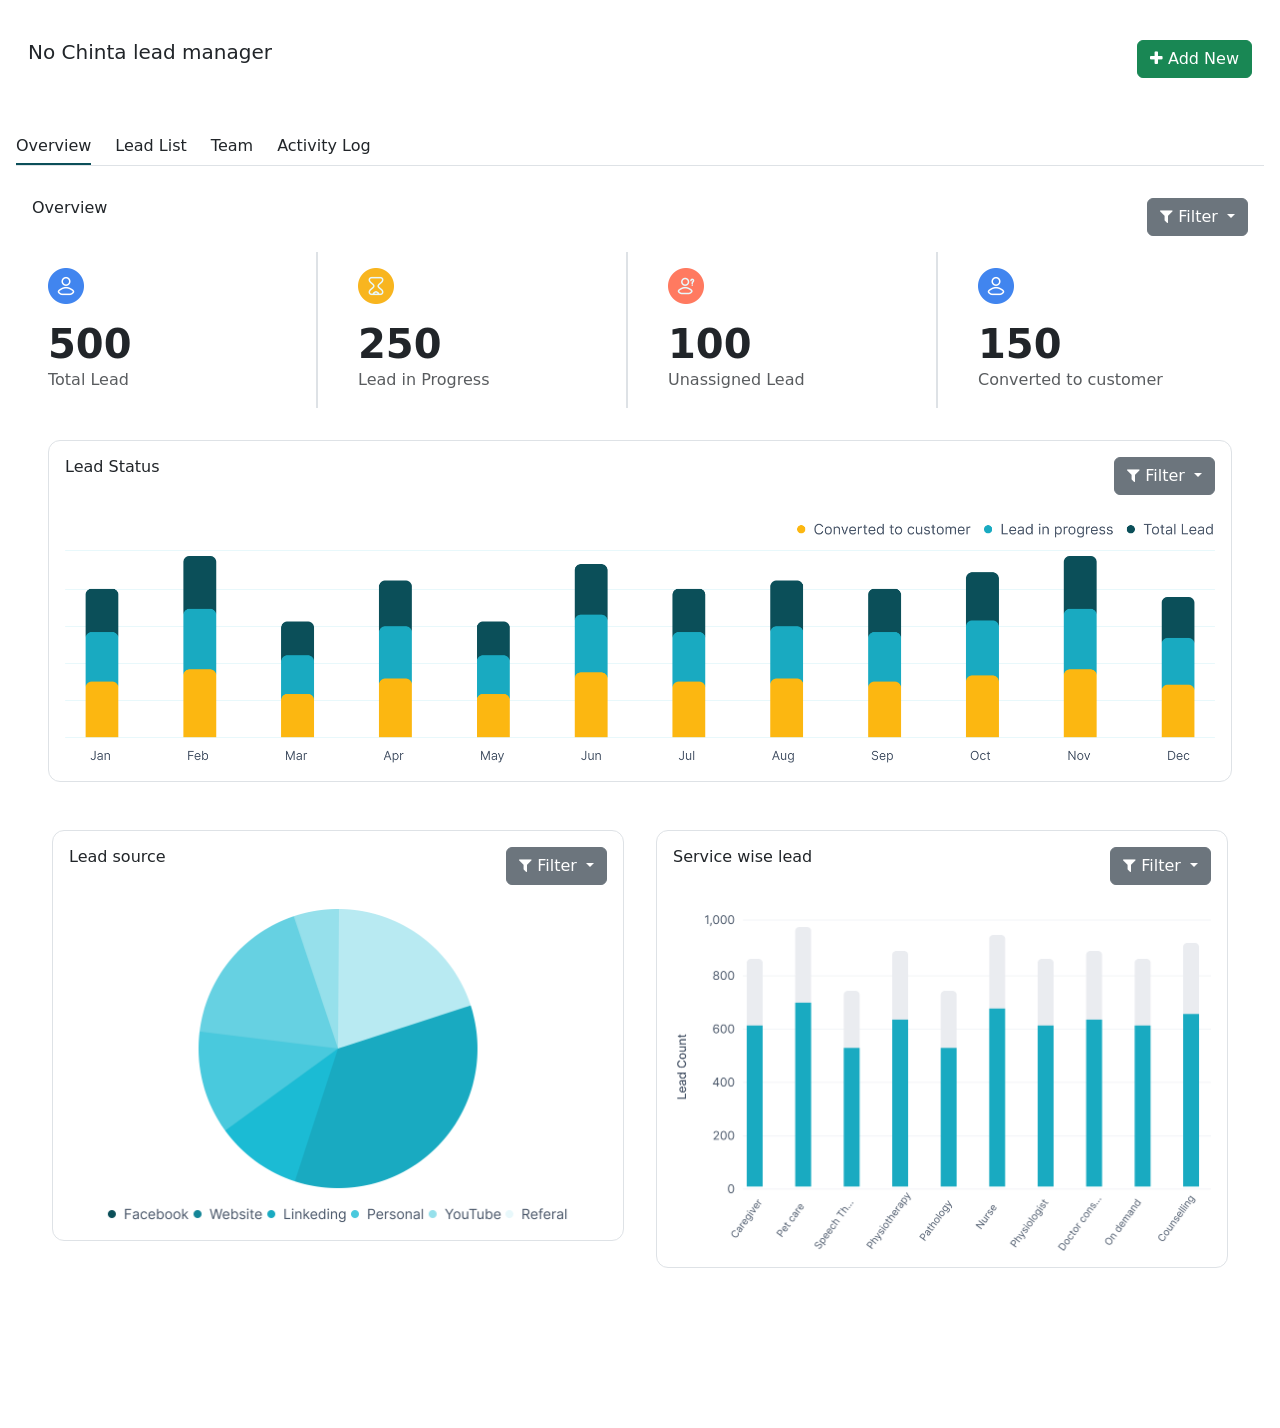
<file: index.html>
<!DOCTYPE html>
<html lang="en">

<head>
  <meta charset="utf-8" />
  <meta name="viewport" content="width=device-width, initial-scale=1" />


    <link rel="stylesheet" href="https://cdnjs.cloudflare.com/ajax/libs/font-awesome/4.7.0/css/font-awesome.css" integrity="sha512-5A8nwdMOWrSz20fDsjczgUidUBR8liPYU+WymTZP1lmY9G6Oc7HlZv156XqnsgNUzTyMefFTcsFH/tnJE/+xBg==" crossorigin="anonymous" referrerpolicy="no-referrer" />

    
    <link href="https://cdn.jsdelivr.net/npm/bootstrap@5.3.3/dist/css/bootstrap.min.css" rel="stylesheet" integrity="sha384-QWTKZyjpPEjISv5WaRU9OFeRpok6YctnYmDr5pNlyT2bRjXh0JMhjY6hW+ALEwIH" crossorigin="anonymous">

  <link rel="stylesheet" href="style.css" />
  <title>No Chinta Lead Management System</title>
</head>

<body>
  <!-- start header section -->
  <section class="container-fluid my-4">
    <div class="p-3">
      <div class="row">
        <div class="col-md-9">
          <h5 class="m-0">No Chinta lead manager</h5>
        </div>
        <div class="col-md-3">
          <div class="d-flex flex-row justify-content-end gap-2">
            <button type="button" class="btn btn-success" data-bs-toggle="modal" data-bs-target="#staticBackdrop">
              <i class="fa fa-plus"></i>
              Add New
            </button>
          </div>
        </div>
      </div>
    </div>

    <div class="modal fade" id="staticBackdrop" data-bs-backdrop="static" data-bs-keyboard="false" tabindex="-1"
      aria-labelledby="staticBackdropLabel" aria-hidden="true">
      <div class="modal-dialog modal-dialog-centered modal-lg">
        <div class="modal-content">
          <div class="modal-header">
            <h5 class="modal-title" id="staticBackdropLabel">Add new lead</h5>
            <button type="button" class="btn-close" data-bs-dismiss="modal" aria-label="Close"></button>
          </div>
          <div class="modal-body">
            <!-- name and phone number  -->
            <div class="row">
              <div class="col-md-6">
                <div class="mb-3">
                  <label for="leadName" class="form-label">Name</label>
                  <input type="text" name="leadName" id="leadName" class="form-control" placeholder="Enter lead name" />
                </div>
              </div>
              <div class="col-md-6">
                <div class="mb-3">
                  <label for="phone" class="form-label">Phone Number</label>
                  <input type="text" name="phone" id="phone" class="form-control" placeholder="Enter phone number" />
                </div>
              </div>
            </div>
            <!-- service required  and lead soruce-->
            <div class="row">
              <div class="col-md-6">
                <div class="mb-3">
                  <label for="seletServiceRequirment" class="form-label">Service Required</label>
                  <select class="form-select" aria-label="Default select example">
                    <option selected>Select Service required</option>
                    <option value="service_one">Service Required One</option>
                    <option value="service_two">Service Required One</option>
                    <option value="service_three">
                      Service Required One
                    </option>
                  </select>
                </div>
              </div>
              <div class="col-md-6">
                <div class="mb-3">
                  <label for="seletLeadSource" class="form-label">Lead Source</label>
                  <select class="form-select" aria-label="Default select example">
                    <option selected>Select lead source</option>
                    <option value="lead_source_one">Lead Source One</option>
                    <option value="lead_source_two">Lead Source Two</option>
                    <option value="lead_source_three">
                      Lead Source Three
                    </option>
                  </select>
                </div>
              </div>
            </div>
            <!-- Lead type and area-->
            <div class="row">
              <div class="col-md-6">
                <div class="mb-3">
                  <label for="selectLeadType" class="form-label">Lead Type</label>
                  <select class="form-select" aria-label="Default select example">
                    <option selected>Select lead type</option>
                    <option value="lead_type_one">Lead Type One</option>
                    <option value="lead_type_two">Lead Type Two</option>
                    <option value="lead_type_three">Lead Type Three</option>
                  </select>
                </div>
              </div>
              <div class="col-md-6">
                <div class="mb-3">
                  <label for="selectArea" class="form-label">Area</label>
                  <select class="form-select" aria-label="Default select example">
                    <option selected>Select area</option>
                    <option value="area_one">Area One</option>
                    <option value="area_two">Area Two</option>
                    <option value="area_three">Area Three</option>
                  </select>
                </div>
              </div>
            </div>
            <!-- Address type and Assing To-->
            <div class="row">
              <div class="col-md-6">
                <div class="mb-3">
                  <label for="address" class="form-label">Address</label>
                  <input type="text" name="address" id="address" class="form-control" placeholder="Enter address" />
                </div>
              </div>
              <div class="col-md-6">
                <div class="mb-3">
                  <label for="selectForAssing" class="form-label">Assing To</label>
                  <select class="form-select" aria-label="Default select example">
                    <option selected>Select employee id</option>
                    <option value="employee_one">Employee One</option>
                    <option value="employee_two">Employee Two</option>
                    <option value="employee_three">Employee Three</option>
                  </select>
                </div>
              </div>
            </div>
            <!-- Employee details area-->
            <div class="row">
              <div class="col-md-12">
                <div class="mb-3">
                  <label for="employeeDetails" class="form-label">Details</label>
                  <textarea rows="5" name="employeeDetails" id="employeeDetails" class="form-control"
                    placeholder="Enter employee details"></textarea>
                </div>
              </div>
            </div>
          </div>
          <div class="modal-footer float-none">
            <button type="button" class="btn btn-success">Save</button>
          </div>
        </div>
      </div>
    </div>
  </section>
  <!-- end header section -->

  <!-- start horizontal tabs section -->
  <section class="container-fluid my-4">
    <div class="p-3">
      <div class="row">
        <ul class="nav mb-3 d-flex justify-content-start border-bottom gap-4" id="pills-tab" role="tablist"
          style="padding: 0;">
          <li class="nav-item" role="presentation">
            <span class="active" id="pills-overview-tab" data-bs-toggle="pill" data-bs-target="#pills-overview"
              type="button" role="tab" aria-controls="pills-overview" aria-selected="true">Overview</span>
          </li>
          <li class="nav-item" role="presentation">
            <span class="" id="pills-profile-tab" data-bs-toggle="pill" data-bs-target="#pills-profile" type="button"
              role="tab" aria-controls="pills-profile" aria-selected="false">Lead List</span>
          </li>
          <li class="nav-item" role="presentation">
            <span class="" id="pills-contact-tab" data-bs-toggle="pill" data-bs-target="#pills-contact" type="button"
              role="tab" aria-controls="pills-contact" aria-selected="false">Team</span>
          </li>
          <li class="nav-item" role="presentation">
            <span class="" id="pills-log-tab" data-bs-toggle="pill" data-bs-target="#pills-log" type="button" role="tab"
              aria-controls="pills-log" aria-selected="false">Activity Log</span>
          </li>
        </ul>


        <div class="tab-content p-3" id="pills-tabContent"> <!-- Apply padding only to content -->
          <div class="tab-pane fade show active" id="pills-overview" role="tabpanel"
            aria-labelledby="pills-overview-tab">
            <div class="row">
              <div class="col-md-9">
                <h6 class="m-0">Overview</h6>
              </div>
              <div class="col-md-3">
                <div class="d-flex flex-row justify-content-end gap-2">
                  <div class="dropdown">
                    <button class="btn btn-secondary dropdown-toggle" type="button" id="monthDropdown"
                      data-bs-toggle="dropdown" aria-expanded="false">
                      <i class="fa fa-filter"></i> Filter
                    </button>
                    <ul class="dropdown-menu" aria-labelledby="monthDropdown">
                      <li><a class="dropdown-item" href="#">January</a></li>
                      <li><a class="dropdown-item" href="#">February</a></li>
                      <li><a class="dropdown-item" href="#">March</a></li>
                      <li><a class="dropdown-item" href="#">April</a></li>
                      <li><a class="dropdown-item" href="#">May</a></li>
                      <li><a class="dropdown-item" href="#">June</a></li>
                      <li><a class="dropdown-item" href="#">July</a></li>
                      <li><a class="dropdown-item" href="#">August</a></li>
                      <li><a class="dropdown-item" href="#">September</a></li>
                      <li><a class="dropdown-item" href="#">October</a></li>
                      <li><a class="dropdown-item" href="#">November</a></li>
                      <li><a class="dropdown-item" href="#">December</a></li>
                    </ul>
                  </div>
                </div>
              </div>
            </div>

            <!-- overview card -->
            <div class="row mt-3">
              <div class="col-md-3">
                <div class="card border-0 border-end border-2 border-[#C4D6EF] rounded-0">
                  <div class="card-body">
                    <img src="images/1.png" class="card-img-top mb-3 card-icon" alt="">
                    <h1 class="card-title fw-bold mb-0">500</h1>
                    <p class="card-text text-muted">Total Lead</p>
                  </div>
                </div>
              </div>

              <div class="col-md-3">
                <div class="card border-0 border-end border-2 border-[#F6DEAA] rounded-0">
                  <div class="card-body">
                    <img src="images/2.png" class="card-img-top mb-3 card-icon" alt="">
                    <h1 class="card-title fw-bold mb-0">250</h1>
                    <p class="card-text text-muted">Lead in Progress</p>
                  </div>
                </div>
              </div>

              <div class="col-md-3">
                <div class="card border-0 border-end border-2 border-[##F6CBC2] rounded-0">
                  <div class="card-body">
                    <img src="images/3.png" class="card-img-top mb-3 card-icon" alt="">
                    <h1 class="card-title fw-bold mb-0">100</h1>
                    <p class="card-text text-muted">Unassigned Lead</p>
                  </div>
                </div>
              </div>

              <div class="col-md-3">
                <div class="card border-0">
                  <div class="card-body">
                    <img src="images/1.png" class="card-img-top mb-3 card-icon" alt="">
                    <h1 class="card-title fw-bold mb-0">150</h1>
                    <p class="card-text text-muted">Converted to customer</p>
                  </div>
                </div>
              </div>

              <!-- overview card end -->
            </div>


      <!-- Lead Status -->

        <div class="tab-content mt-3 p-3" id="pills-tabContent"> <!-- Apply padding only to content -->
          <div class="tab-pane fade show active" id="pills-overview" role="tabpanel"
            aria-labelledby="pills-overview-tab">
            <div class="border rounded-lg p-3">
            <div class="row">
              <div class="col-md-9">
                <h6 class="m-0">Lead Status</h6>
              </div>
              <div class="col-md-3">
                <div class="d-flex flex-row justify-content-end gap-2">
                  <div class="dropdown">
                    <button class="btn btn-secondary dropdown-toggle" type="button" id="monthDropdown"
                      data-bs-toggle="dropdown" aria-expanded="false">
                      <i class="fa fa-filter"></i> Filter
                    </button>
                    <ul class="dropdown-menu" aria-labelledby="monthDropdown">
                      <li><a class="dropdown-item" href="#">January</a></li>
                      <li><a class="dropdown-item" href="#">February</a></li>
                      <li><a class="dropdown-item" href="#">March</a></li>
                      <li><a class="dropdown-item" href="#">April</a></li>
                      <li><a class="dropdown-item" href="#">May</a></li>
                      <li><a class="dropdown-item" href="#">June</a></li>
                      <li><a class="dropdown-item" href="#">July</a></li>
                      <li><a class="dropdown-item" href="#">August</a></li>
                      <li><a class="dropdown-item" href="#">September</a></li>
                      <li><a class="dropdown-item" href="#">October</a></li>
                      <li><a class="dropdown-item" href="#">November</a></li>
                      <li><a class="dropdown-item" href="#">December</a></li>
                    </ul>
                  </div>
                </div>
              </div>
            </div>

            <!-- overview card -->
            <div class="mt-4">               
                <img src="images/lead-status.png" class="card-img-top" alt="">
            </div>


              <!-- overview card end -->
            </div>
          </div>
          </div>

          <!-- Lead source.png -->

        <div class="tab-content p-3" id="pills-tabContent"> <!-- Apply padding only to content -->
          <div class="tab-pane fade show active" id="pills-overview" role="tabpanel"
            aria-labelledby="pills-overview-tab">
            <div class="row">
            
            <div class="col-md-6 p-3">
              <div class="border rounded-lg p-3">
              <div class="row ">
                <div class="col-md-9">
                  <h6 class="m-0">Lead source</h6>
                </div>
                <div class="col-md-3">
                  <div class="d-flex flex-row justify-content-end gap-2">
                    <div class="dropdown">
                      <button class="btn btn-secondary dropdown-toggle" type="button" id="monthDropdown"
                        data-bs-toggle="dropdown" aria-expanded="false">
                        <i class="fa fa-filter"></i> Filter
                      </button>
                      <ul class="dropdown-menu" aria-labelledby="monthDropdown">
                        <li><a class="dropdown-item" href="#">January</a></li>
                        <li><a class="dropdown-item" href="#">February</a></li>
                        <li><a class="dropdown-item" href="#">March</a></li>
                        <li><a class="dropdown-item" href="#">April</a></li>
                        <li><a class="dropdown-item" href="#">May</a></li>
                        <li><a class="dropdown-item" href="#">June</a></li>
                        <li><a class="dropdown-item" href="#">July</a></li>
                        <li><a class="dropdown-item" href="#">August</a></li>
                        <li><a class="dropdown-item" href="#">September</a></li>
                        <li><a class="dropdown-item" href="#">October</a></li>
                        <li><a class="dropdown-item" href="#">November</a></li>
                        <li><a class="dropdown-item" href="#">December</a></li>
                      </ul>
                    </div>
                  </div>
                </div>

                <div class="mt-4">               
                  <img src="images/lead-source.png" class="card-img-top lead-card" alt="">
              </div>
              </div>
            </div>
          </div>

            <div class="col-md-6 p-3">
              <div class="border rounded-lg p-3">
              <div class="row ">
                <div class="col-md-9">
                  <h6 class="m-0">Service wise lead</h6>
                </div>
                <div class="col-md-3">
                  <div class="d-flex flex-row justify-content-end gap-2">
                    <div class="dropdown">
                      <button class="btn btn-secondary dropdown-toggle" type="button" id="monthDropdown"
                        data-bs-toggle="dropdown" aria-expanded="false">
                        <i class="fa fa-filter"></i> Filter
                      </button>
                      <ul class="dropdown-menu" aria-labelledby="monthDropdown">
                        <li><a class="dropdown-item" href="#">January</a></li>
                        <li><a class="dropdown-item" href="#">February</a></li>
                        <li><a class="dropdown-item" href="#">March</a></li>
                        <li><a class="dropdown-item" href="#">April</a></li>
                        <li><a class="dropdown-item" href="#">May</a></li>
                        <li><a class="dropdown-item" href="#">June</a></li>
                        <li><a class="dropdown-item" href="#">July</a></li>
                        <li><a class="dropdown-item" href="#">August</a></li>
                        <li><a class="dropdown-item" href="#">September</a></li>
                        <li><a class="dropdown-item" href="#">October</a></li>
                        <li><a class="dropdown-item" href="#">November</a></li>
                        <li><a class="dropdown-item" href="#">December</a></li>
                      </ul>
                    </div>
                  </div>
                </div>

                <div class="mt-4">               
                  <img src="images/service- wise-lead.png" class="card-img-top lead-card" alt="">
              </div>
              </div>
            </div>
          </div>
          </div>
            
              <!-- overview card end -->
            </div>
          </div>
          </div>

          <!-- Lead list  -->
          <div class="tab-pane fade" id="pills-profile" role="tabpanel" aria-labelledby="pills-profile-tab">
            
            <div class="pt-3 border border-bottom-0 rounded-lg">

              <nav class="navbar navbar-light mb-3">
                <div class="container-fluid">
                  <a class="navbar-brand fw-bold fs-4 ps-3">Leads</a>
                 
                  <div class="d-flex gap-2">
                    <form class="position-relative">
                      <i class="fa fa-search position-absolute search-position text-muted"></i>
                      <input class="form-control padding-left-4" type="search" placeholder="Search Anything" aria-label="Search">
                    </form>
                    <div class="dropdown">
                      <button class="btn btn-secondary dropdown-toggle border-0 btn-custom" style="background-color: #E8F8FB; color: #0B4F59;" type="button" id="monthDropdown"
                        data-bs-toggle="dropdown" aria-expanded="false">
                        <i class="fa fa-filter fs-6"></i>
                      </button>
                      <ul class="dropdown-menu" aria-labelledby="monthDropdown">
                        <li><a class="dropdown-item" href="#">January</a></li>
                        <li><a class="dropdown-item" href="#">February</a></li>
                        <li><a class="dropdown-item" href="#">March</a></li>
                        <li><a class="dropdown-item" href="#">April</a></li>
                        <li><a class="dropdown-item" href="#">May</a></li>
                        <li><a class="dropdown-item" href="#">June</a></li>
                        <li><a class="dropdown-item" href="#">July</a></li>
                        <li><a class="dropdown-item" href="#">August</a></li>
                        <li><a class="dropdown-item" href="#">September</a></li>
                        <li><a class="dropdown-item" href="#">October</a></li>
                        <li><a class="dropdown-item" href="#">November</a></li>
                        <li><a class="dropdown-item" href="#">December</a></li>
                      </ul>
                    </div>
                      <button class="btn btn-outline-success btn-custom" type="button"><i class="fa fa-print"></i></button>
                      <button class="btn btn-outline-success btn-custom" type="button"><i class="fa fa-file"></i></button>
                      <button type="button" class="btn btn-success" data-bs-toggle="modal" data-bs-target="#staticBackdrop">
                        <i class="fa fa-plus"></i>
                        Add New
                      </button>              
                  </div>
  
                </div>
              </nav>
              <table class="table table-hover" style="width:100%;">
                <thead class="table-active">
                  <tr>
                    <th scope="col-md-1">
                      <input class="form-check-input" type="checkbox" value="" id="flexCheckDefault">
                      <span class="ps-2">Name</span></th>
                      <th scope="col">Phone Number</th>
                      <th scope="col">Lead Type</th>
                      <th scope="col">Lead Source</th>
                      <th scope="col">Service Required</th>
                      <th scope="col">Area</th>
                      <th scope="col">Address</th>
                      <th scope="col">Collection Date</th>
                      <th scope="col">Assigned To</th>
                      <th scope="col">Status</th>
                      <th scope="col"></th>
                  </tr>
                </thead>
                <tbody>
                  <tr>
                    <td>
                      <input class="form-check-input" type="checkbox" value="" id="flexCheckDefault">
                      <span class="ps-2 fw-bold">Jasika Raihan</span>
                    </td>
                    <td>017904042535</td>
                    <td>Male</td>
                    <td>Facebook</td>
                    <td>Care Giver</td>
                    <td>Gulshan </td>
                    <td>Gulshan </td>
                    <td>10/12/2024</td>
                    <td>Ali Hossain</td>
                    <td>
                      <button type="button" class="btn btn-outline-info btn-sm" style="border-radius: 20px;">Assigned</button>
                    </td>
                    <td>
                      <button type="button" class="border-0 bg-transparent"><i class="fa fa-trash"></i></button>
                      <button type="button" class="border-0 bg-transparent"><i class="fa fa-edit"></i></button>
                      <button type="button" class="border-0 bg-transparent"><i class="fa fa-user-plus"></i></button>
                    </td>
                  </tr>


                  <tr>
                    <td>
                      <input class="form-check-input" type="checkbox" value="" id="flexCheckDefault">
                      <span class="ps-2 fw-bold">Anaya Aarav</span>
                    </td>
                    <td>017904042535</td>
                    <td>Female</td>
                    <td>Instagram</td>
                    <td>Nanny</td>
                    <td>Banani </td>
                    <td>Banani </td>
                    <td>10/12/2024</td>
                    <td>Sonia Akter</td>
                    <td>
                      <button type="button" class="btn btn-outline-warning btn-sm" style="border-radius: 20px;">Follow up 2</button>
                    </td>
                    <td>
                      <button type="button" class="border-0 bg-transparent"><i class="fa fa-trash"></i></button>
                      <button type="button" class="border-0 bg-transparent"><i class="fa fa-edit"></i></button>
                      <button type="button" class="border-0 bg-transparent"><i class="fa fa-user-plus"></i></button>
                    </td>
                  </tr>

                  <tr>
                    <td>
                      <input class="form-check-input" type="checkbox" value="" id="flexCheckDefault">
                      <span class="ps-2 fw-bold">Aarav Vihaan</span>
                    </td>
                    <td>017904042535</td>
                    <td>Baby</td>
                    <td>Twitter</td>
                    <td>Narse</td>
                    <td>Gulshan </td>
                    <td>Gulshan </td>
                    <td>10/12/2024</td>
                    <td>Nur Nobi</td>
                    <td>
                      <button type="button" class="btn btn-outline-success btn-sm" style="border-radius: 20px;">Customer</button>
                    </td>
                    <td>
                      <button type="button" class="border-0 bg-transparent"><i class="fa fa-trash"></i></button>
                      <button type="button" class="border-0 bg-transparent"><i class="fa fa-edit"></i></button>
                      <button type="button" class="border-0 bg-transparent"><i class="fa fa-user-plus"></i></button>
                    </td>
                  </tr>

                  <tr>
                    <td>
                      <input class="form-check-input" type="checkbox" value="" id="flexCheckDefault">
                      <span class="ps-2 fw-bold">Aarav Meher</span>
                    </td>
                    <td>017904042535</td>
                    <td>Female</td>
                    <td>Snapchat</td>
                    <td>On Demand</td>
                    <td>Shaymoli </td>
                    <td>Shaymoli </td>
                    <td>10/12/2024</td>
                    <td>Jubayer islam</td>
                    <td>
                      <button type="button" class="btn btn-outline-secondary btn-sm" style="border-radius: 20px;">Unassigned</button>
                    </td>
                    <td>
                      <button type="button" class="border-0 bg-transparent"><i class="fa fa-trash"></i></button>
                      <button type="button" class="border-0 bg-transparent"><i class="fa fa-edit"></i></button>
                      <button type="button" class="border-0 bg-transparent"><i class="fa fa-user-plus"></i></button>
                    </td>
                  </tr>

                  <tr>
                    <td>
                      <input class="form-check-input" type="checkbox" value="" id="flexCheckDefault">
                      <span class="ps-2 fw-bold">Vivaan Diya</span>
                    </td>
                    <td>017904042535</td>
                    <td>Male</td>
                    <td>Youtube</td>
                    <td>Pet care</td>
                    <td>Shaymoli </td>
                    <td>Shaymoli </td>
                    <td>10/12/2024</td>
                    <td>Afsana hossain</td>
                    <td>
                      <button type="button" class="btn btn-outline-danger btn-sm" style="border-radius: 20px;">Cancelled</button>
                    </td>
                    <td>
                      <button type="button" class="border-0 bg-transparent"><i class="fa fa-trash"></i></button>
                      <button type="button" class="border-0 bg-transparent"><i class="fa fa-edit"></i></button>
                      <button type="button" class="border-0 bg-transparent"><i class="fa fa-user-plus"></i></button>
                    </td>
                  </tr>
                  
                </tbody>
              </table>
           
          </div>


          </div>

          <!-- Lead list end -->



          <!-- Team start -->
          <div class="tab-pane fade" id="pills-contact" role="tabpanel" aria-labelledby="pills-contact-tab">
               
              <div class="pt-3 border border-bottom-0 rounded-lg">
                <nav class="navbar navbar-light mb-3">
                  <div class="container-fluid">
                    <a class="navbar-brand fw-bold fs-4 ps-3">Team</a>
                   
                    <div class="d-flex gap-2">
                      <form class="position-relative">
                        <i class="fa fa-search position-absolute search-position text-muted"></i>
                        <input class="form-control padding-left-4" type="search" placeholder="Search Anything" aria-label="Search">
                      </form>
                      <div class="dropdown">
                        <button class="btn btn-secondary dropdown-toggle border-0 btn-custom" style="background-color: #E8F8FB; color: #0B4F59;" type="button" id="monthDropdown"
                          data-bs-toggle="dropdown" aria-expanded="false">
                          <i class="fa fa-filter fs-6"></i>
                        </button>
                        <ul class="dropdown-menu" aria-labelledby="monthDropdown">
                          <li><a class="dropdown-item" href="#">January</a></li>
                          <li><a class="dropdown-item" href="#">February</a></li>
                          <li><a class="dropdown-item" href="#">March</a></li>
                          <li><a class="dropdown-item" href="#">April</a></li>
                          <li><a class="dropdown-item" href="#">May</a></li>
                          <li><a class="dropdown-item" href="#">June</a></li>
                          <li><a class="dropdown-item" href="#">July</a></li>
                          <li><a class="dropdown-item" href="#">August</a></li>
                          <li><a class="dropdown-item" href="#">September</a></li>
                          <li><a class="dropdown-item" href="#">October</a></li>
                          <li><a class="dropdown-item" href="#">November</a></li>
                          <li><a class="dropdown-item" href="#">December</a></li>
                        </ul>
                      </div>
                        <button class="btn btn-outline-success btn-custom" type="button"><i class="fa fa-print"></i></button>              
                    </div>
    
                  </div>
                </nav>
                <table class="table table-hover" style="width:100%;">
                  <thead class="table-active">
                    <tr>
                      <th scope="col-md-1">
                        <input class="form-check-input" type="checkbox" value="" id="flexCheckDefault">
                        <span class="ps-2">Name</span></th>
                        <th scope="col">Phone Number</th>
                        <th scope="col">Assigned lead</th>
                        <th scope="col">On follow up</th>
                        <th scope="col">Converted</th>
                        <th scope="col">Conversion Ratio</th>
                        <th scope="col"></th>
                    </tr>
                  </thead>
                  <tbody>
                    <tr>
                      <td>
                        <input class="form-check-input" type="checkbox" value="" id="flexCheckDefault">
                        <span class="ps-2 fw-bold">Aarav Kamal</span>
                      </td>
                      <td>017904042535</td>
                      <td>1000</td>
                      <td>950</td>
                      <td>10</td>
                    
                      <td>
                        <button type="button" class="btn btn-outline-info btn-sm" style="border-radius: 20px;"><i class="fa fa-arrow-up"></i><span class="ps-2">50%</span></button>
                      </td>
                      <td>
                        <button type="button" class="border-0 bg-transparent"><i class="fa fa-user-plus"></i></button>
                      </td>
                    </tr>
  
                    <tr>
                      <td>
                        <input class="form-check-input" type="checkbox" value="" id="flexCheckDefault">
                        <span class="ps-2 fw-bold">Sofia Arjun</span>
                      </td>
                      <td>017904042535</td>
                      <td>205</td>
                      <td>535</td>
                      <td>108</td>
                    
                      <td>
                        <button type="button" class="btn btn-outline-danger btn-sm" style="border-radius: 20px;"><i class="fa fa-arrow-down"></i><span class="ps-2">30%</span></button>
                      </td>
                      <td>
                        <button type="button" class="border-0 bg-transparent"><i class="fa fa-user-plus"></i></button>
                      </td>
                    </tr>

                    <tr>
                      <td>
                        <input class="form-check-input" type="checkbox" value="" id="flexCheckDefault">
                        <span class="ps-2 fw-bold">Aarav Kamal</span>
                      </td>
                      <td>017904042535</td>
                      <td>1000</td>
                      <td>950</td>
                      <td>10</td>
                    
                      <td>
                        <button type="button" class="btn btn-outline-info btn-sm" style="border-radius: 20px;"><i class="fa fa-arrow-up"></i><span class="ps-2">50%</span></button>
                      </td>
                      <td>
                        <button type="button" class="border-0 bg-transparent"><i class="fa fa-user-plus"></i></button>
                      </td>
                    </tr>

                    <tr>
                      <td>
                        <input class="form-check-input" type="checkbox" value="" id="flexCheckDefault">
                        <span class="ps-2 fw-bold">Sofia Arjun</span>
                      </td>
                      <td>017904042535</td>
                      <td>205</td>
                      <td>535</td>
                      <td>108</td>
                    
                      <td>
                        <button type="button" class="btn btn-outline-danger btn-sm" style="border-radius: 20px;"><i class="fa fa-arrow-down"></i><span class="ps-2">30%</span></button>
                      </td>
                      <td>
                        <button type="button" class="border-0 bg-transparent"><i class="fa fa-user-plus"></i></button>
                      </td>
                    </tr>
                    
                  </tbody>
                </table>
             
            </div>
            
          </div>

          <!-- Team end -->


          <!-- Activity log start -->
          <div class="tab-pane fade" id="pills-log" role="tabpanel" aria-labelledby="pills-log-tab">
        
              <div class="pt-3 border border-bottom-0 rounded-lg">
                <nav class="navbar navbar-light border-bottom pb-3">
                  <div class="container-fluid">
                    <a class="navbar-brand fw-bold fs-4 ps-3">Activity Log</a>
                   
                    <div class="d-flex gap-2">
                      <form class="position-relative">
                        <i class="fa fa-search position-absolute search-position text-muted"></i>
                        <input class="form-control padding-left-4" type="search" placeholder="Search Anything" aria-label="Search">
                      </form>
                      <div class="dropdown">
                        <button class="btn btn-secondary dropdown-toggle border-0 btn-custom" style="background-color: #E8F8FB; color: #0B4F59;" type="button" id="monthDropdown"
                          data-bs-toggle="dropdown" aria-expanded="false">
                          <i class="fa fa-filter fs-6"></i>
                        </button>
                        <ul class="dropdown-menu" aria-labelledby="monthDropdown">
                          <li><a class="dropdown-item" href="#">January</a></li>
                          <li><a class="dropdown-item" href="#">February</a></li>
                          <li><a class="dropdown-item" href="#">March</a></li>
                          <li><a class="dropdown-item" href="#">April</a></li>
                          <li><a class="dropdown-item" href="#">May</a></li>
                          <li><a class="dropdown-item" href="#">June</a></li>
                          <li><a class="dropdown-item" href="#">July</a></li>
                          <li><a class="dropdown-item" href="#">August</a></li>
                          <li><a class="dropdown-item" href="#">September</a></li>
                          <li><a class="dropdown-item" href="#">October</a></li>
                          <li><a class="dropdown-item" href="#">November</a></li>
                          <li><a class="dropdown-item" href="#">December</a></li>
                        </ul>
                      </div>
                    </div>
    
                  </div>
                </nav>
                <table class="table pt-5" style="width:100%;">
                  <tbody>
                    <tr>
                        <th scope="col">Olivia Rhye update the lead  Suresh Khan to follow up 1.</th>
                        <th scope="col">10/12/2024</th>
                        <th scope="col">5.32 PM</th>
                    </tr>
                  
                    <tr>
                      <th scope="col">Olivia Rhye update the lead  Suresh Khan to converted.</th>
                      <th scope="col">10/12/2024</th>
                      <th scope="col">5.32 PM</th>
                  </tr>

                    <tr>
                      <th scope="col">Olivia Rhye update the lead  Suresh Khan to follow up 1.</th>
                      <th scope="col">10/12/2024</th>
                      <th scope="col">5.32 PM</th>
                  </tr>
                    <tr>
                      <th scope="col">Olivia Rhye update the lead  Suresh Khan to converted.</th>
                      <th scope="col">10/12/2024</th>
                      <th scope="col">5.32 PM</th>
                  </tr>

                  <tr>
                    <th scope="col">Olivia Rhye update the lead  Suresh Khan to converted.</th>
                    <th scope="col">10/12/2024</th>
                    <th scope="col">5.32 PM</th>
                </tr>

                  <tr>
                    <th scope="col">Olivia Rhye update the lead  Suresh Khan to follow up 1.</th>
                    <th scope="col">10/12/2024</th>
                    <th scope="col">5.32 PM</th>
                </tr>
                  <tr>
                    <th scope="col">Olivia Rhye update the lead  Suresh Khan to converted.</th>
                    <th scope="col">10/12/2024</th>
                    <th scope="col">5.32 PM</th>
                </tr>

                  

                  </tbody>
                </table>
             
            </div>
            
          </div>

          <!-- Activity log end -->


        </div>


      
          <div class="tab-pane fade" id="pills-profile" role="tabpanel" aria-labelledby="pills-profile-tab">Lead List
            Lorem ipsum dolor sit amet consectetur adipisicing elit.</div>
          <div class="tab-pane fade" id="pills-contact" role="tabpanel" aria-labelledby="pills-contact-tab">Team Lorem
            ipsum dolor sit amet consectetur adipisicing elit.</div>
          <div class="tab-pane fade" id="pills-log" role="tabpanel" aria-labelledby="pills-log-tab">Log Lorem ipsum
            dolor sit amet consectetur adipisicing elit.</div>
        </div>

        



      </div>
    </div>
  </section>

  <!-- end horizontal tabs section -->

  <script src="https://cdn.jsdelivr.net/npm/bootstrap@5.3.3/dist/js/bootstrap.bundle.min.js" integrity="sha384-YvpcrYf0tY3lHB60NNkmXc5s9fDVZLESaAA55NDzOxhy9GkcIdslK1eN7N6jIeHz" crossorigin="anonymous"></script>

</body>

</html>
</file>
<file: style.css>
@import url("https://fonts.googleapis.com/css2?family=Inter:ital,opsz,wght@0,14..32,100..900;1,14..32,100..900&display=swap");
:root {
  --custom-primary: #0B4F59;
  --custom-secondary: #E8F8FB;
  --custom-gray: #667085;
}

.horizontal-scrollable {
  overflow-x: auto;
  white-space: nowrap;
}

.card-icon {
  width: 36px;
  height: 36px;
}
.rounded-lg {
  border-radius: 12px;
}
.rounded-xl {
  border-radius: 16px;
}
.lead-card {
  width: 100%; 
  max-height: 500px;
}
.search-position{
  top: 12px;
  left: 12px;
}
.padding-left-4 {
  padding-left: 38px;
}
.btn-custom {
  background-color: #E8F8FB; 
  color: #0B4F59;
  border: none;
}
.table-active {
  --bs-table-bg-state: #E8F8FB;
}

.table-hover>tbody>tr:hover>* {
  --bs-table-bg-state: #E8F8FB;
}

.table>:not(caption)>*>* {
  padding: 1rem;
  font-weight: 500;
}


.nav-item span {
  padding-bottom: 5px;
  border-bottom: 2px solid transparent;
  cursor: pointer;
}

.nav-item .active {
  border-bottom: 2px solid #0B4F59; /* Bootstrap primary color */
  font-weight: normal;
}
</file>
